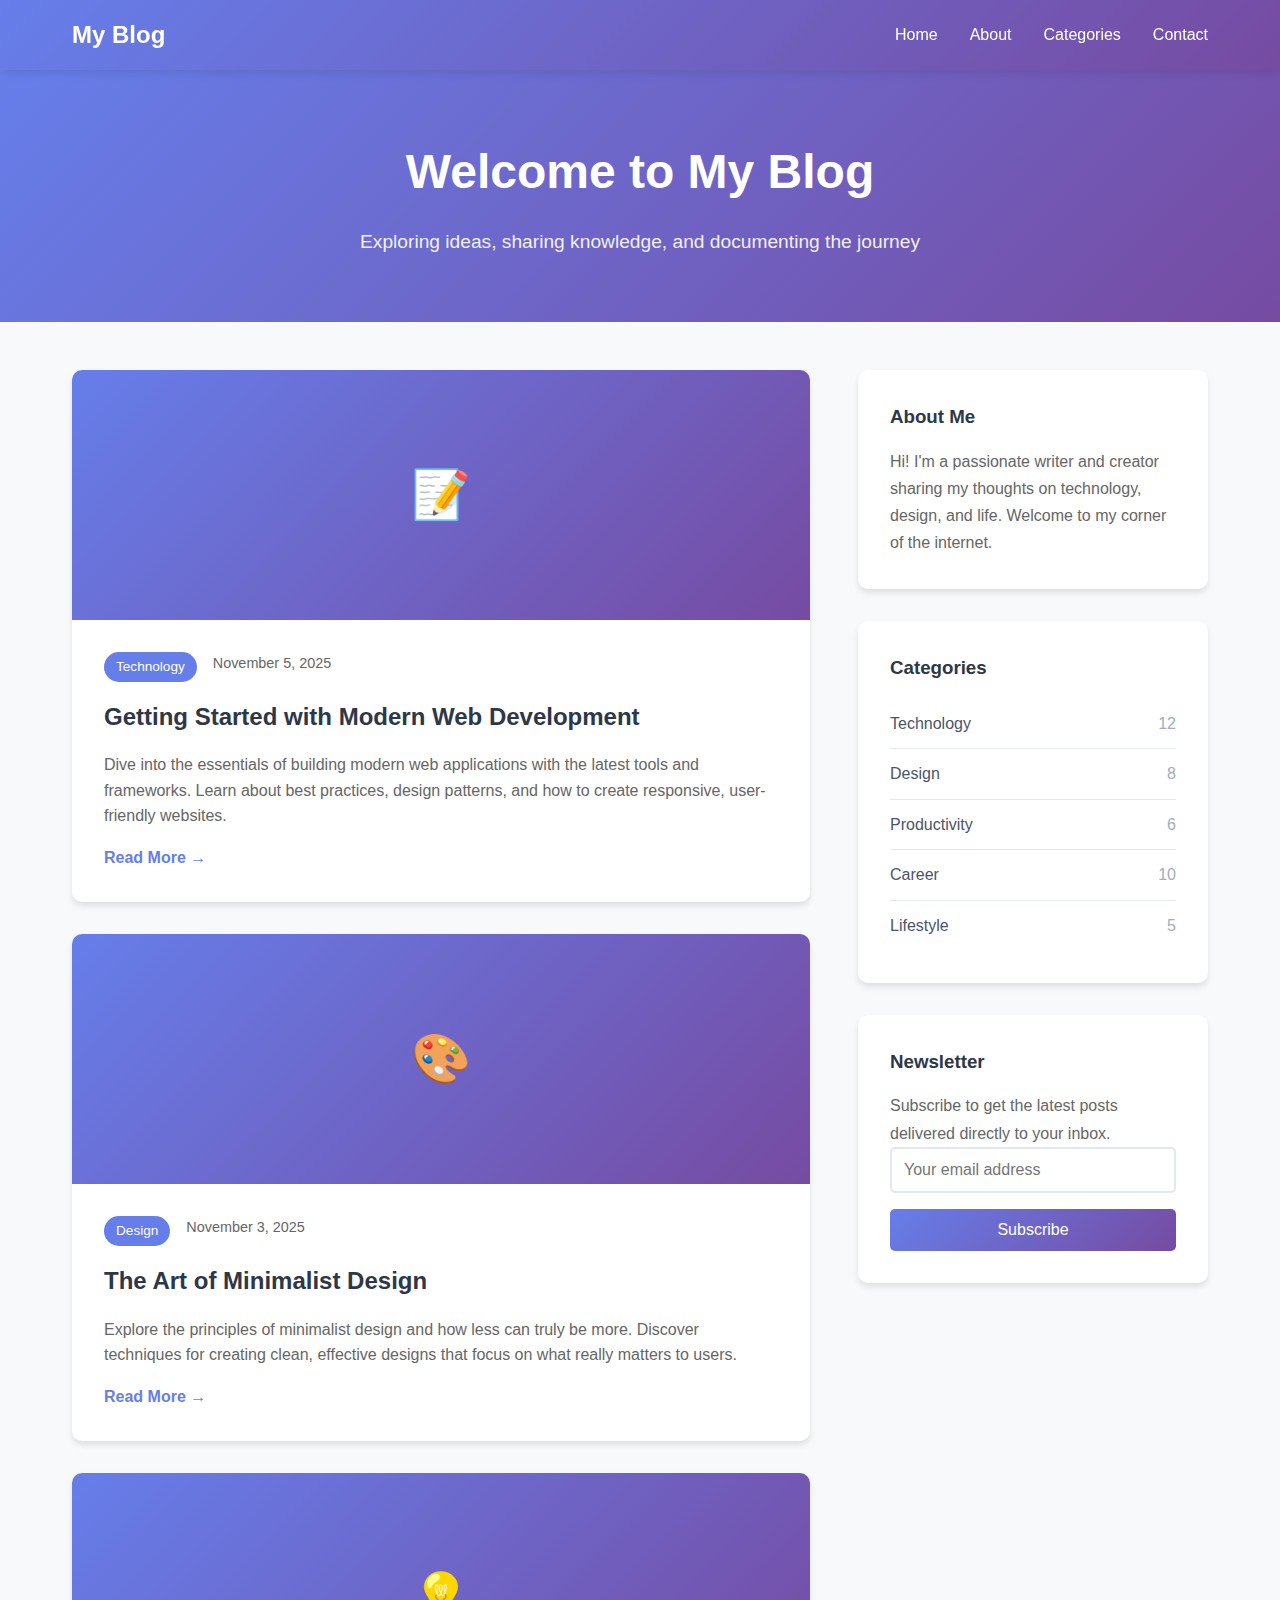
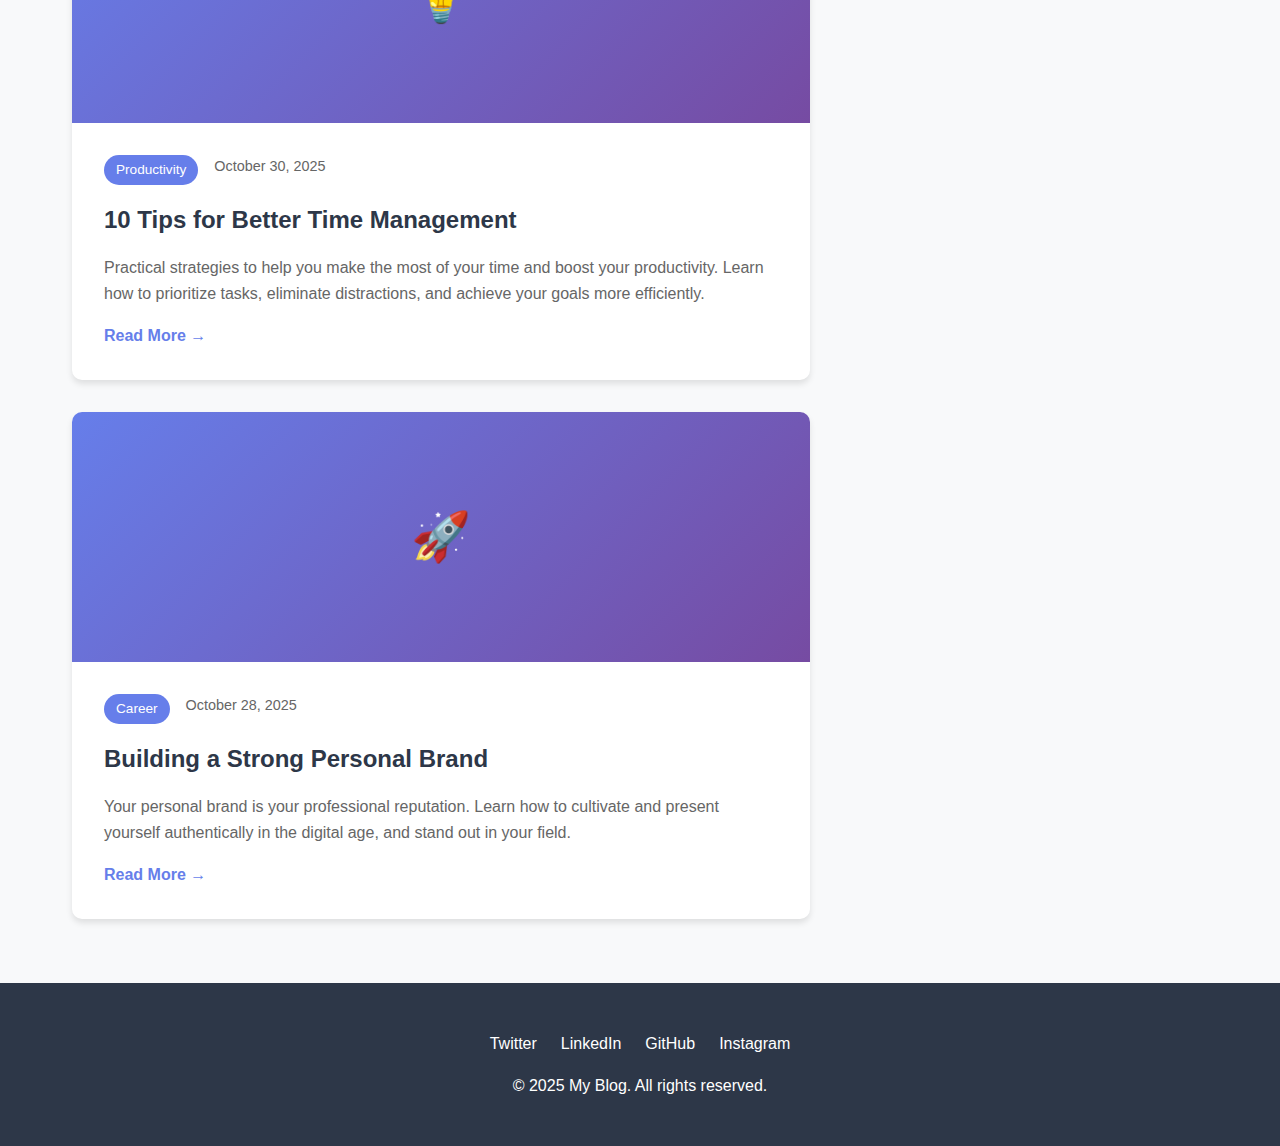
<file: index.html>
<!DOCTYPE html>
<html lang="en">
<head>
    <meta charset="UTF-8">
    <meta name="viewport" content="width=device-width, initial-scale=1.0">
    <title>My Blog - Thoughts & Ideas</title>
    <style>
        * {
            margin: 0;
            padding: 0;
            box-sizing: border-box;
        }

        body {
            font-family: -apple-system, BlinkMacSystemFont, 'Segoe UI', Roboto, Oxygen, Ubuntu, Cantarell, sans-serif;
            line-height: 1.6;
            color: #333;
            background-color: #f8f9fa;
        }

        /* Header */
        header {
            background: linear-gradient(135deg, #667eea 0%, #764ba2 100%);
            color: white;
            padding: 1rem 0;
            box-shadow: 0 2px 10px rgba(0,0,0,0.1);
            position: sticky;
            top: 0;
            z-index: 100;
        }

        nav {
            max-width: 1200px;
            margin: 0 auto;
            padding: 0 2rem;
            display: flex;
            justify-content: space-between;
            align-items: center;
        }

        .logo {
            font-size: 1.5rem;
            font-weight: bold;
            text-decoration: none;
            color: white;
        }

        .nav-links {
            display: flex;
            list-style: none;
            gap: 2rem;
        }

        .nav-links a {
            color: white;
            text-decoration: none;
            transition: opacity 0.3s;
        }

        .nav-links a:hover {
            opacity: 0.8;
        }

        /* Hero Section */
        .hero {
            background: linear-gradient(135deg, #667eea 0%, #764ba2 100%);
            color: white;
            padding: 4rem 2rem;
            text-align: center;
        }

        .hero h1 {
            font-size: 3rem;
            margin-bottom: 1rem;
        }

        .hero p {
            font-size: 1.2rem;
            opacity: 0.9;
            max-width: 600px;
            margin: 0 auto;
        }

        /* Main Content */
        .container {
            max-width: 1200px;
            margin: 3rem auto;
            padding: 0 2rem;
            display: grid;
            grid-template-columns: 1fr 350px;
            gap: 3rem;
        }

        /* Blog Posts */
        .blog-posts {
            display: grid;
            gap: 2rem;
        }

        .post-card {
            background: white;
            border-radius: 10px;
            overflow: hidden;
            box-shadow: 0 4px 6px rgba(0,0,0,0.1);
            transition: transform 0.3s, box-shadow 0.3s;
        }

        .post-card:hover {
            transform: translateY(-5px);
            box-shadow: 0 8px 15px rgba(0,0,0,0.15);
        }

        .post-image {
            width: 100%;
            height: 250px;
            background: linear-gradient(135deg, #667eea 0%, #764ba2 100%);
            display: flex;
            align-items: center;
            justify-content: center;
            color: white;
            font-size: 3rem;
        }

        .post-content {
            padding: 2rem;
        }

        .post-meta {
            display: flex;
            gap: 1rem;
            margin-bottom: 1rem;
            color: #666;
            font-size: 0.9rem;
        }

        .post-category {
            background: #667eea;
            color: white;
            padding: 0.25rem 0.75rem;
            border-radius: 20px;
            font-size: 0.85rem;
        }

        .post-content h2 {
            margin-bottom: 1rem;
            color: #2d3748;
        }

        .post-content p {
            color: #666;
            margin-bottom: 1rem;
        }

        .read-more {
            display: inline-block;
            color: #667eea;
            text-decoration: none;
            font-weight: 600;
            transition: color 0.3s;
        }

        .read-more:hover {
            color: #764ba2;
        }

        /* Sidebar */
        .sidebar {
            display: flex;
            flex-direction: column;
            gap: 2rem;
        }

        .sidebar-widget {
            background: white;
            padding: 2rem;
            border-radius: 10px;
            box-shadow: 0 4px 6px rgba(0,0,0,0.1);
        }

        .sidebar-widget h3 {
            margin-bottom: 1rem;
            color: #2d3748;
        }

        .about-text {
            color: #666;
            line-height: 1.7;
        }

        .categories-list {
            list-style: none;
        }

        .categories-list li {
            padding: 0.75rem 0;
            border-bottom: 1px solid #e2e8f0;
        }

        .categories-list li:last-child {
            border-bottom: none;
        }

        .categories-list a {
            color: #4a5568;
            text-decoration: none;
            display: flex;
            justify-content: space-between;
            transition: color 0.3s;
        }

        .categories-list a:hover {
            color: #667eea;
        }

        .category-count {
            color: #a0aec0;
        }

        /* Newsletter */
        .newsletter-form {
            display: flex;
            flex-direction: column;
            gap: 1rem;
        }

        .newsletter-form input {
            padding: 0.75rem;
            border: 2px solid #e2e8f0;
            border-radius: 5px;
            font-size: 1rem;
        }

        .newsletter-form button {
            padding: 0.75rem;
            background: linear-gradient(135deg, #667eea 0%, #764ba2 100%);
            color: white;
            border: none;
            border-radius: 5px;
            font-size: 1rem;
            cursor: pointer;
            transition: opacity 0.3s;
        }

        .newsletter-form button:hover {
            opacity: 0.9;
        }

        /* Footer */
        footer {
            background: #2d3748;
            color: white;
            padding: 3rem 2rem;
            margin-top: 4rem;
        }

        .footer-content {
            max-width: 1200px;
            margin: 0 auto;
            text-align: center;
        }

        .social-links {
            display: flex;
            justify-content: center;
            gap: 1.5rem;
            margin-bottom: 1rem;
        }

        .social-links a {
            color: white;
            text-decoration: none;
            transition: opacity 0.3s;
        }

        .social-links a:hover {
            opacity: 0.7;
        }

        /* Responsive Design */
        @media (max-width: 968px) {
            .container {
                grid-template-columns: 1fr;
            }

            .hero h1 {
                font-size: 2rem;
            }

            .nav-links {
                gap: 1rem;
            }
        }

        @media (max-width: 600px) {
            nav {
                flex-direction: column;
                gap: 1rem;
            }

            .hero h1 {
                font-size: 1.75rem;
            }

            .post-image {
                height: 200px;
            }
        }
    </style>
</head>
<body>
    <!-- Header -->
    <header>
        <nav>
            <a href="#" class="logo">My Blog</a>
            <ul class="nav-links">
                <li><a href="#home">Home</a></li>
                <li><a href="#about">About</a></li>
                <li><a href="#categories">Categories</a></li>
                <li><a href="#contact">Contact</a></li>
            </ul>
        </nav>
    </header>

    <!-- Hero Section -->
    <section class="hero">
        <h1>Welcome to My Blog</h1>
        <p>Exploring ideas, sharing knowledge, and documenting the journey</p>
    </section>

    <!-- Main Content -->
    <div class="container">
        <!-- Blog Posts -->
        <main class="blog-posts">
            <article class="post-card">
                <div class="post-image">📝</div>
                <div class="post-content">
                    <div class="post-meta">
                        <span class="post-category">Technology</span>
                        <span>November 5, 2025</span>
                    </div>
                    <h2>Getting Started with Modern Web Development</h2>
                    <p>Dive into the essentials of building modern web applications with the latest tools and frameworks. Learn about best practices, design patterns, and how to create responsive, user-friendly websites.</p>
                    <a href="#" class="read-more">Read More →</a>
                </div>
            </article>

            <article class="post-card">
                <div class="post-image">🎨</div>
                <div class="post-content">
                    <div class="post-meta">
                        <span class="post-category">Design</span>
                        <span>November 3, 2025</span>
                    </div>
                    <h2>The Art of Minimalist Design</h2>
                    <p>Explore the principles of minimalist design and how less can truly be more. Discover techniques for creating clean, effective designs that focus on what really matters to users.</p>
                    <a href="#" class="read-more">Read More →</a>
                </div>
            </article>

            <article class="post-card">
                <div class="post-image">💡</div>
                <div class="post-content">
                    <div class="post-meta">
                        <span class="post-category">Productivity</span>
                        <span>October 30, 2025</span>
                    </div>
                    <h2>10 Tips for Better Time Management</h2>
                    <p>Practical strategies to help you make the most of your time and boost your productivity. Learn how to prioritize tasks, eliminate distractions, and achieve your goals more efficiently.</p>
                    <a href="#" class="read-more">Read More →</a>
                </div>
            </article>

            <article class="post-card">
                <div class="post-image">🚀</div>
                <div class="post-content">
                    <div class="post-meta">
                        <span class="post-category">Career</span>
                        <span>October 28, 2025</span>
                    </div>
                    <h2>Building a Strong Personal Brand</h2>
                    <p>Your personal brand is your professional reputation. Learn how to cultivate and present yourself authentically in the digital age, and stand out in your field.</p>
                    <a href="#" class="read-more">Read More →</a>
                </div>
            </article>
        </main>

        <!-- Sidebar -->
        <aside class="sidebar">
            <div class="sidebar-widget">
                <h3>About Me</h3>
                <p class="about-text">Hi! I'm a passionate writer and creator sharing my thoughts on technology, design, and life. Welcome to my corner of the internet.</p>
            </div>

            <div class="sidebar-widget">
                <h3>Categories</h3>
                <ul class="categories-list">
                    <li><a href="#"><span>Technology</span> <span class="category-count">12</span></a></li>
                    <li><a href="#"><span>Design</span> <span class="category-count">8</span></a></li>
                    <li><a href="#"><span>Productivity</span> <span class="category-count">6</span></a></li>
                    <li><a href="#"><span>Career</span> <span class="category-count">10</span></a></li>
                    <li><a href="#"><span>Lifestyle</span> <span class="category-count">5</span></a></li>
                </ul>
            </div>

            <div class="sidebar-widget">
                <h3>Newsletter</h3>
                <p class="about-text">Subscribe to get the latest posts delivered directly to your inbox.</p>
                <form class="newsletter-form">
                    <input type="email" placeholder="Your email address" required>
                    <button type="submit">Subscribe</button>
                </form>
            </div>
        </aside>
    </div>

    <!-- Footer -->
    <footer>
        <div class="footer-content">
            <div class="social-links">
                <a href="#">Twitter</a>
                <a href="#">LinkedIn</a>
                <a href="#">GitHub</a>
                <a href="#">Instagram</a>
            </div>
            <p>&copy; 2025 My Blog. All rights reserved.</p>
        </div>
    </footer>
</body>
</html>
</file>
